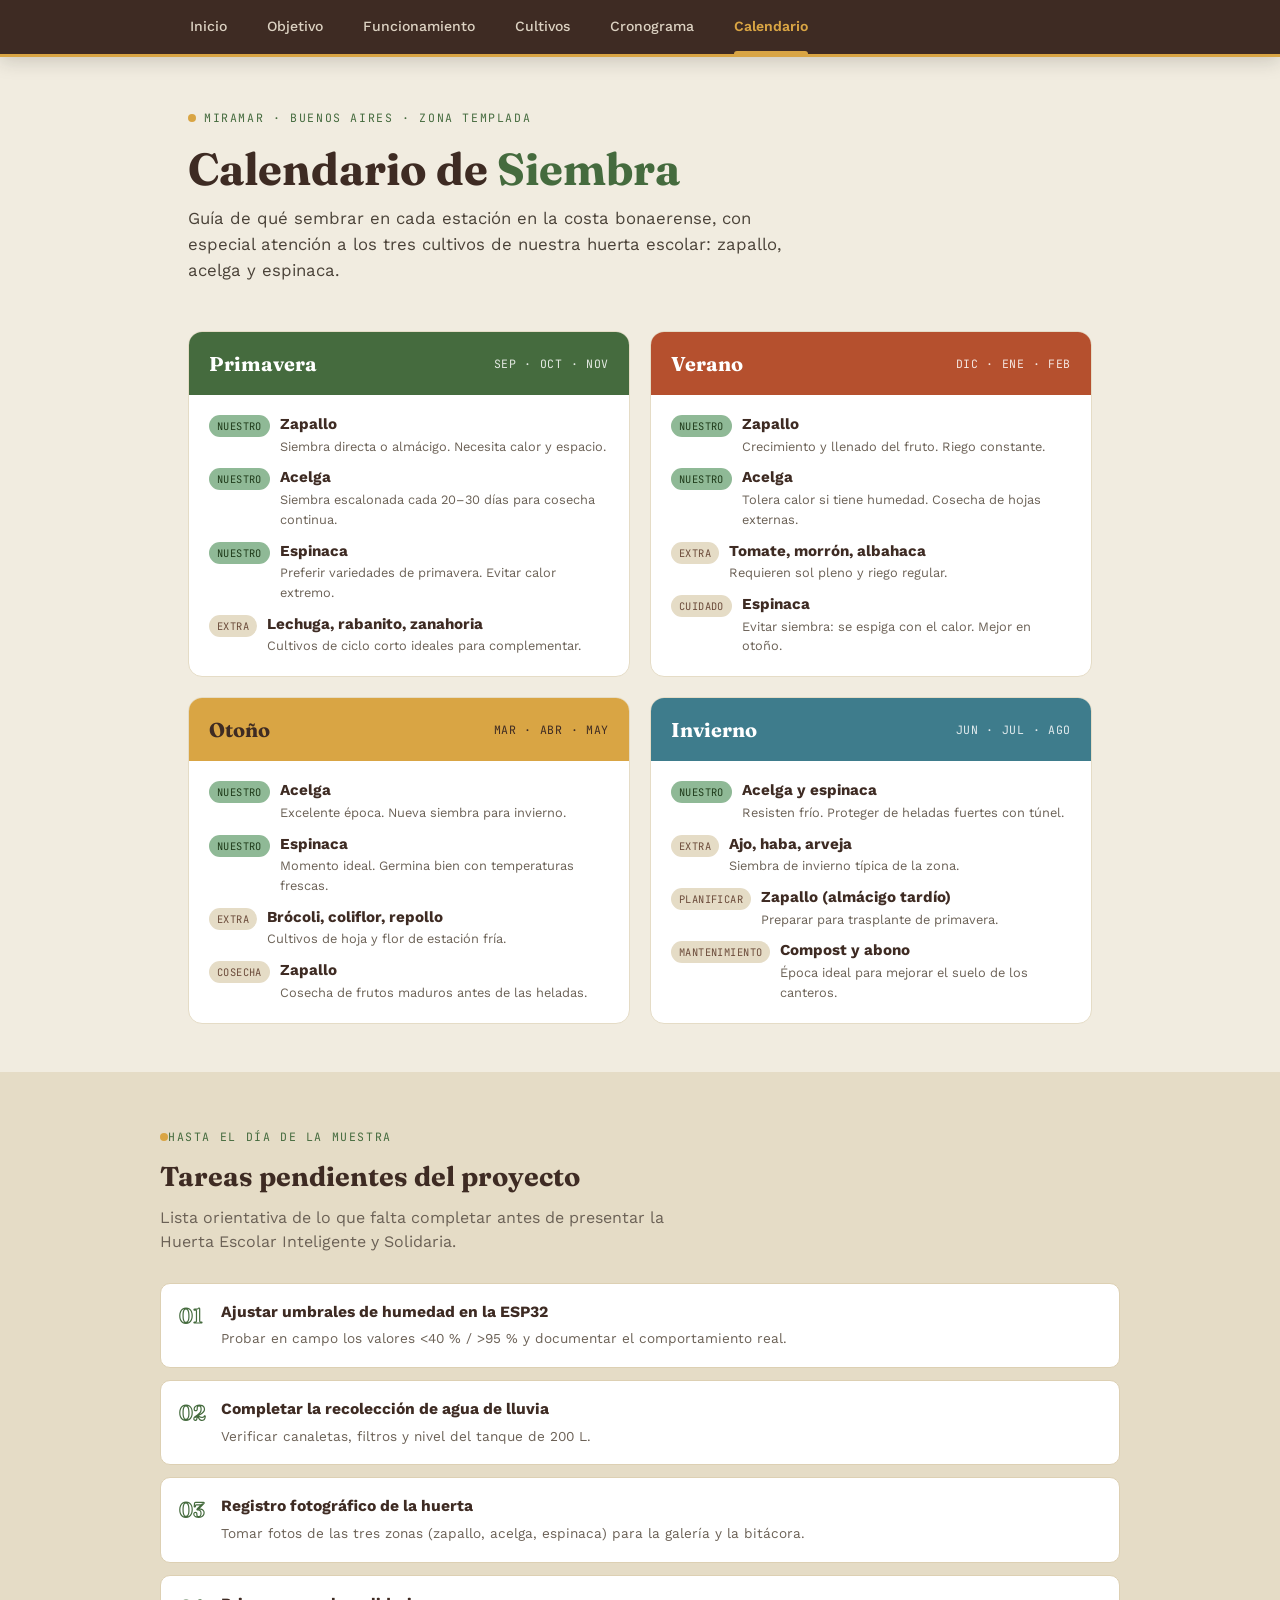
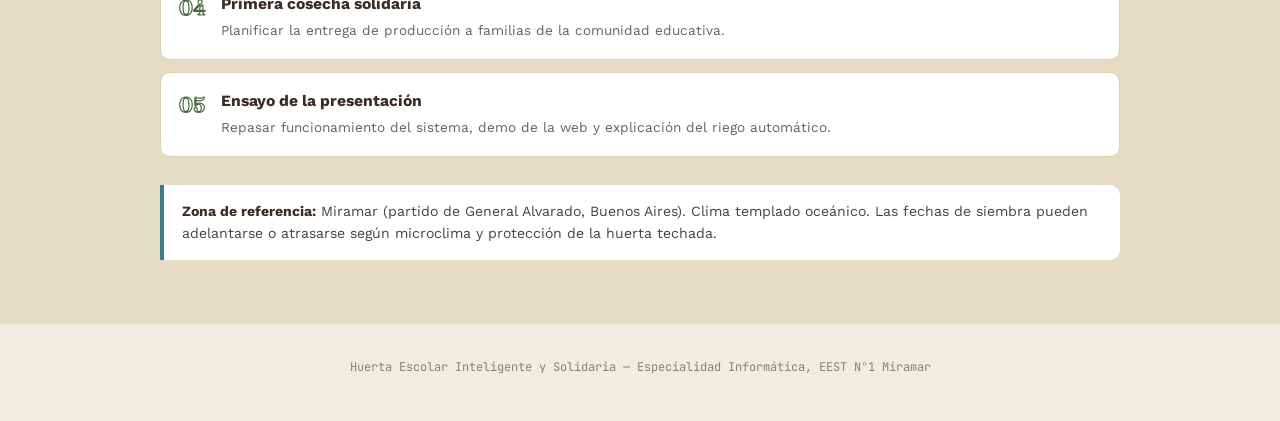
<file: calendario.html>
<!DOCTYPE html>
<html lang="es">
<head>
  <meta charset="UTF-8">
  <meta name="viewport" content="width=device-width, initial-scale=1.0">
  <title>Calendario de Siembra · Huerta Escolar Inteligente</title>
  <link rel="icon" href="images/favicon.svg" type="image/svg+xml">
  <link rel="preconnect" href="https://fonts.googleapis.com">
  <link href="https://fonts.googleapis.com/css2?family=Fraunces:opsz,wght@9..144,400;9..144,600;9..144,700&family=Work+Sans:wght@400;500;600&family=JetBrains+Mono:wght@400;500&display=swap" rel="stylesheet">
  <style>
    :root{
      --soil:#3E2B23;
      --soil-light:#6B4B3A;
      --leaf:#456B3E;
      --leaf-light:#8FB996;
      --water:#3E7C8C;
      --harvest:#D9A544;
      --paper:#F1ECE0;
      --paper-dark:#E5DCC6;
      --ink:#241F19;
      --radius:14px;
    }

    *{ box-sizing:border-box; }
    html{ scroll-behavior:smooth; }

    body{
      margin:0;
      background:var(--paper);
      color:var(--ink);
      font-family:'Work Sans', sans-serif;
      line-height:1.55;
    }

    h1,h2,h3{
      font-family:'Fraunces', serif;
      margin:0;
      color:var(--soil);
    }

    .eyebrow{
      font-family:'JetBrains Mono', monospace;
      font-size:0.72rem;
      letter-spacing:0.14em;
      text-transform:uppercase;
      color:var(--leaf);
      display:inline-flex;
      align-items:center;
      gap:8px;
    }
    .eyebrow::before{
      content:"";
      width:8px;height:8px;
      border-radius:50%;
      background:var(--harvest);
      display:inline-block;
    }

    /* ---------- MENÚ ---------- */
    .nav-principal{
      position:sticky;
      top:0;
      z-index:100;
      background:var(--soil);
      border-bottom:3px solid var(--harvest);
      box-shadow:0 4px 18px rgba(36,31,25,0.18);
    }
    .nav-inner{
      max-width:960px;
      margin:0 auto;
      padding:0 12px;
      display:flex;
      align-items:center;
      gap:4px;
      overflow-x:auto;
      -webkit-overflow-scrolling:touch;
      scrollbar-width:thin;
    }
    .nav-inner::-webkit-scrollbar{ height:4px; }
    .nav-inner::-webkit-scrollbar-thumb{ background:var(--leaf-light); border-radius:4px; }

    .nav-btn{
      flex:0 0 auto;
      background:transparent;
      border:none;
      color:#DCD2C2;
      font-family:'Work Sans', sans-serif;
      font-size:0.88rem;
      font-weight:500;
      padding:16px 18px;
      cursor:pointer;
      position:relative;
      transition:color .2s ease, background .2s ease;
      white-space:nowrap;
      text-decoration:none;
      display:inline-block;
    }
    .nav-btn:hover{
      color:#fff;
      background:rgba(255,255,255,0.06);
    }
    .nav-btn.activo{
      color:var(--harvest);
      font-weight:600;
    }
    .nav-btn.activo::after{
      content:"";
      position:absolute;
      left:18px; right:18px; bottom:0;
      height:3px;
      background:var(--harvest);
      border-radius:3px 3px 0 0;
    }

    /* ---------- HERO ---------- */
    .hero{
      max-width:960px;
      margin:0 auto;
      padding:48px 28px 36px;
    }
    .hero h1{
      font-size:clamp(1.9rem, 4.5vw, 2.8rem);
      font-weight:700;
      line-height:1.1;
      margin:14px 0 12px;
    }
    .hero h1 span{ color:var(--leaf); }
    .hero p.lead{
      max-width:620px;
      font-size:1.05rem;
      color:#4a4238;
      margin:0;
    }

    /* ---------- CALENDARIO ESTACIONES ---------- */
    .estaciones{
      max-width:960px;
      margin:0 auto;
      padding:12px 28px 48px;
    }

    .grid-estaciones{
      display:grid;
      grid-template-columns:repeat(2, 1fr);
      gap:20px;
    }
    @media (max-width:700px){
      .grid-estaciones{ grid-template-columns:1fr; }
    }

    .estacion{
      background:#fff;
      border:1px solid var(--paper-dark);
      border-radius:var(--radius);
      overflow:hidden;
    }
    .estacion-header{
      padding:16px 20px;
      display:flex;
      align-items:center;
      justify-content:space-between;
      gap:12px;
    }
    .estacion-header h2{
      font-size:1.25rem;
      color:#fff;
    }
    .estacion-header .meses{
      font-family:'JetBrains Mono', monospace;
      font-size:0.72rem;
      letter-spacing:.06em;
      text-transform:uppercase;
      color:rgba(255,255,255,0.85);
    }
    .estacion.primavera .estacion-header{ background:var(--leaf); }
    .estacion.verano .estacion-header{ background:#B5502E; }
    .estacion.otono .estacion-header{ background:var(--harvest); }
    .estacion.otono .estacion-header h2,
    .estacion.otono .estacion-header .meses{ color:var(--soil); }
    .estacion.invierno .estacion-header{ background:var(--water); }

    .estacion-body{ padding:18px 20px 20px; }

    .cultivo-lista{
      list-style:none;
      margin:0; padding:0;
      display:flex;
      flex-direction:column;
      gap:10px;
    }
    .cultivo-lista li{
      display:flex;
      align-items:flex-start;
      gap:10px;
      font-size:0.92rem;
      color:#4a4238;
    }
    .cultivo-lista .tag{
      flex:0 0 auto;
      font-family:'JetBrains Mono', monospace;
      font-size:0.65rem;
      letter-spacing:.04em;
      text-transform:uppercase;
      padding:3px 8px;
      border-radius:12px;
      background:var(--paper-dark);
      color:var(--soil-light);
      margin-top:2px;
    }
    .cultivo-lista .tag.nuestro{
      background:var(--leaf-light);
      color:#1f3b1a;
    }
    .cultivo-lista strong{
      display:block;
      color:var(--soil);
      font-size:0.95rem;
    }
    .cultivo-lista span.nota{
      display:block;
      font-size:0.8rem;
      color:#6b6156;
    }

    /* ---------- TAREAS HASTA LA MUESTRA ---------- */
    .tareas-muestra{
      background:var(--paper-dark);
      padding:56px 28px 64px;
    }
    .tareas-inner{
      max-width:960px;
      margin:0 auto;
    }
    .tareas-inner > .eyebrow{ display:block; margin-bottom:10px; }
    .tareas-inner h2{ font-size:1.7rem; margin-bottom:8px; }
    .tareas-inner > p{
      color:#6b6156;
      max-width:560px;
      margin:0 0 28px;
    }

    .lista-tareas-muestra{
      list-style:none;
      margin:0; padding:0;
      display:flex;
      flex-direction:column;
      gap:12px;
    }
    .lista-tareas-muestra li{
      background:#fff;
      border:1px solid #ddd0b3;
      border-radius:10px;
      padding:16px 18px;
      display:flex;
      gap:14px;
      align-items:flex-start;
    }
    .lista-tareas-muestra .num{
      font-family:'Fraunces', serif;
      font-size:1.3rem;
      font-weight:600;
      color:var(--leaf-light);
      -webkit-text-stroke:1.2px var(--leaf);
      color:transparent;
      flex:0 0 auto;
      min-width:28px;
    }
    .lista-tareas-muestra strong{
      display:block;
      font-size:0.98rem;
      color:var(--soil);
      margin-bottom:2px;
    }
    .lista-tareas-muestra span{
      font-size:0.85rem;
      color:#6b6156;
    }

    .nota-zona{
      margin-top:28px;
      padding:16px 18px;
      background:#fff;
      border-left:4px solid var(--water);
      border-radius:0 10px 10px 0;
      font-size:0.88rem;
      color:#4a4238;
    }
    .nota-zona b{ color:var(--soil); }

    footer{
      text-align:center;
      padding:34px 20px 44px;
      font-family:'JetBrains Mono', monospace;
      font-size:0.75rem;
      color:#8b8171;
    }
  </style>
</head>
<body>

  <nav class="nav-principal" aria-label="Navegación principal">
    <div class="nav-inner">
      <a href="index.html" class="nav-btn">Inicio</a>
      <a href="index.html" class="nav-btn">Objetivo</a>
      <a href="index.html" class="nav-btn">Funcionamiento</a>
      <a href="index.html" class="nav-btn">Cultivos</a>
      <a href="index.html" class="nav-btn">Cronograma</a>
      <a href="calendario.html" class="nav-btn activo">Calendario</a>
    </div>
  </nav>

  <header class="hero">
    <span class="eyebrow">Miramar · Buenos Aires · Zona templada</span>
    <h1>Calendario de <span>Siembra</span></h1>
    <p class="lead">
      Guía de qué sembrar en cada estación en la costa bonaerense, con especial atención a los
      tres cultivos de nuestra huerta escolar: zapallo, acelga y espinaca.
    </p>
  </header>

  <section class="estaciones">
    <div class="grid-estaciones">

      <!-- PRIMAVERA -->
      <article class="estacion primavera">
        <div class="estacion-header">
          <h2>Primavera</h2>
          <span class="meses">Sep · Oct · Nov</span>
        </div>
        <div class="estacion-body">
          <ul class="cultivo-lista">
            <li>
              <span class="tag nuestro">Nuestro</span>
              <div>
                <strong>Zapallo</strong>
                <span class="nota">Siembra directa o almácigo. Necesita calor y espacio.</span>
              </div>
            </li>
            <li>
              <span class="tag nuestro">Nuestro</span>
              <div>
                <strong>Acelga</strong>
                <span class="nota">Siembra escalonada cada 20–30 días para cosecha continua.</span>
              </div>
            </li>
            <li>
              <span class="tag nuestro">Nuestro</span>
              <div>
                <strong>Espinaca</strong>
                <span class="nota">Preferir variedades de primavera. Evitar calor extremo.</span>
              </div>
            </li>
            <li>
              <span class="tag">Extra</span>
              <div>
                <strong>Lechuga, rabanito, zanahoria</strong>
                <span class="nota">Cultivos de ciclo corto ideales para complementar.</span>
              </div>
            </li>
          </ul>
        </div>
      </article>

      <!-- VERANO -->
      <article class="estacion verano">
        <div class="estacion-header">
          <h2>Verano</h2>
          <span class="meses">Dic · Ene · Feb</span>
        </div>
        <div class="estacion-body">
          <ul class="cultivo-lista">
            <li>
              <span class="tag nuestro">Nuestro</span>
              <div>
                <strong>Zapallo</strong>
                <span class="nota">Crecimiento y llenado del fruto. Riego constante.</span>
              </div>
            </li>
            <li>
              <span class="tag nuestro">Nuestro</span>
              <div>
                <strong>Acelga</strong>
                <span class="nota">Tolera calor si tiene humedad. Cosecha de hojas externas.</span>
              </div>
            </li>
            <li>
              <span class="tag">Extra</span>
              <div>
                <strong>Tomate, morrón, albahaca</strong>
                <span class="nota">Requieren sol pleno y riego regular.</span>
              </div>
            </li>
            <li>
              <span class="tag">Cuidado</span>
              <div>
                <strong>Espinaca</strong>
                <span class="nota">Evitar siembra: se espiga con el calor. Mejor en otoño.</span>
              </div>
            </li>
          </ul>
        </div>
      </article>

      <!-- OTOÑO -->
      <article class="estacion otono">
        <div class="estacion-header">
          <h2>Otoño</h2>
          <span class="meses">Mar · Abr · May</span>
        </div>
        <div class="estacion-body">
          <ul class="cultivo-lista">
            <li>
              <span class="tag nuestro">Nuestro</span>
              <div>
                <strong>Acelga</strong>
                <span class="nota">Excelente época. Nueva siembra para invierno.</span>
              </div>
            </li>
            <li>
              <span class="tag nuestro">Nuestro</span>
              <div>
                <strong>Espinaca</strong>
                <span class="nota">Momento ideal. Germina bien con temperaturas frescas.</span>
              </div>
            </li>
            <li>
              <span class="tag">Extra</span>
              <div>
                <strong>Brócoli, coliflor, repollo</strong>
                <span class="nota">Cultivos de hoja y flor de estación fría.</span>
              </div>
            </li>
            <li>
              <span class="tag">Cosecha</span>
              <div>
                <strong>Zapallo</strong>
                <span class="nota">Cosecha de frutos maduros antes de las heladas.</span>
              </div>
            </li>
          </ul>
        </div>
      </article>

      <!-- INVIERNO -->
      <article class="estacion invierno">
        <div class="estacion-header">
          <h2>Invierno</h2>
          <span class="meses">Jun · Jul · Ago</span>
        </div>
        <div class="estacion-body">
          <ul class="cultivo-lista">
            <li>
              <span class="tag nuestro">Nuestro</span>
              <div>
                <strong>Acelga y espinaca</strong>
                <span class="nota">Resisten frío. Proteger de heladas fuertes con túnel.</span>
              </div>
            </li>
            <li>
              <span class="tag">Extra</span>
              <div>
                <strong>Ajo, haba, arveja</strong>
                <span class="nota">Siembra de invierno típica de la zona.</span>
              </div>
            </li>
            <li>
              <span class="tag">Planificar</span>
              <div>
                <strong>Zapallo (almácigo tardío)</strong>
                <span class="nota">Preparar para trasplante de primavera.</span>
              </div>
            </li>
            <li>
              <span class="tag">Mantenimiento</span>
              <div>
                <strong>Compost y abono</strong>
                <span class="nota">Época ideal para mejorar el suelo de los canteros.</span>
              </div>
            </li>
          </ul>
        </div>
      </article>

    </div>
  </section>

  <section class="tareas-muestra">
    <div class="tareas-inner">
      <span class="eyebrow">Hasta el día de la muestra</span>
      <h2>Tareas pendientes del proyecto</h2>
      <p>Lista orientativa de lo que falta completar antes de presentar la Huerta Escolar Inteligente y Solidaria.</p>

      <ul class="lista-tareas-muestra">
        <li>
          <span class="num">01</span>
          <div>
            <strong>Ajustar umbrales de humedad en la ESP32</strong>
            <span>Probar en campo los valores &lt;40 % / &gt;95 % y documentar el comportamiento real.</span>
          </div>
        </li>
        <li>
          <span class="num">02</span>
          <div>
            <strong>Completar la recolección de agua de lluvia</strong>
            <span>Verificar canaletas, filtros y nivel del tanque de 200 L.</span>
          </div>
        </li>
        <li>
          <span class="num">03</span>
          <div>
            <strong>Registro fotográfico de la huerta</strong>
            <span>Tomar fotos de las tres zonas (zapallo, acelga, espinaca) para la galería y la bitácora.</span>
          </div>
        </li>
        <li>
          <span class="num">04</span>
          <div>
            <strong>Primera cosecha solidaria</strong>
            <span>Planificar la entrega de producción a familias de la comunidad educativa.</span>
          </div>
        </li>
        <li>
          <span class="num">05</span>
          <div>
            <strong>Ensayo de la presentación</strong>
            <span>Repasar funcionamiento del sistema, demo de la web y explicación del riego automático.</span>
          </div>
        </li>
      </ul>

      <div class="nota-zona">
        <b>Zona de referencia:</b> Miramar (partido de General Alvarado, Buenos Aires). Clima templado oceánico.
        Las fechas de siembra pueden adelantarse o atrasarse según microclima y protección de la huerta techada.
      </div>
    </div>
  </section>

  <footer>
    Huerta Escolar Inteligente y Solidaria — Especialidad Informática, EEST N°1 Miramar
  </footer>

</body>
</html>
</file>
